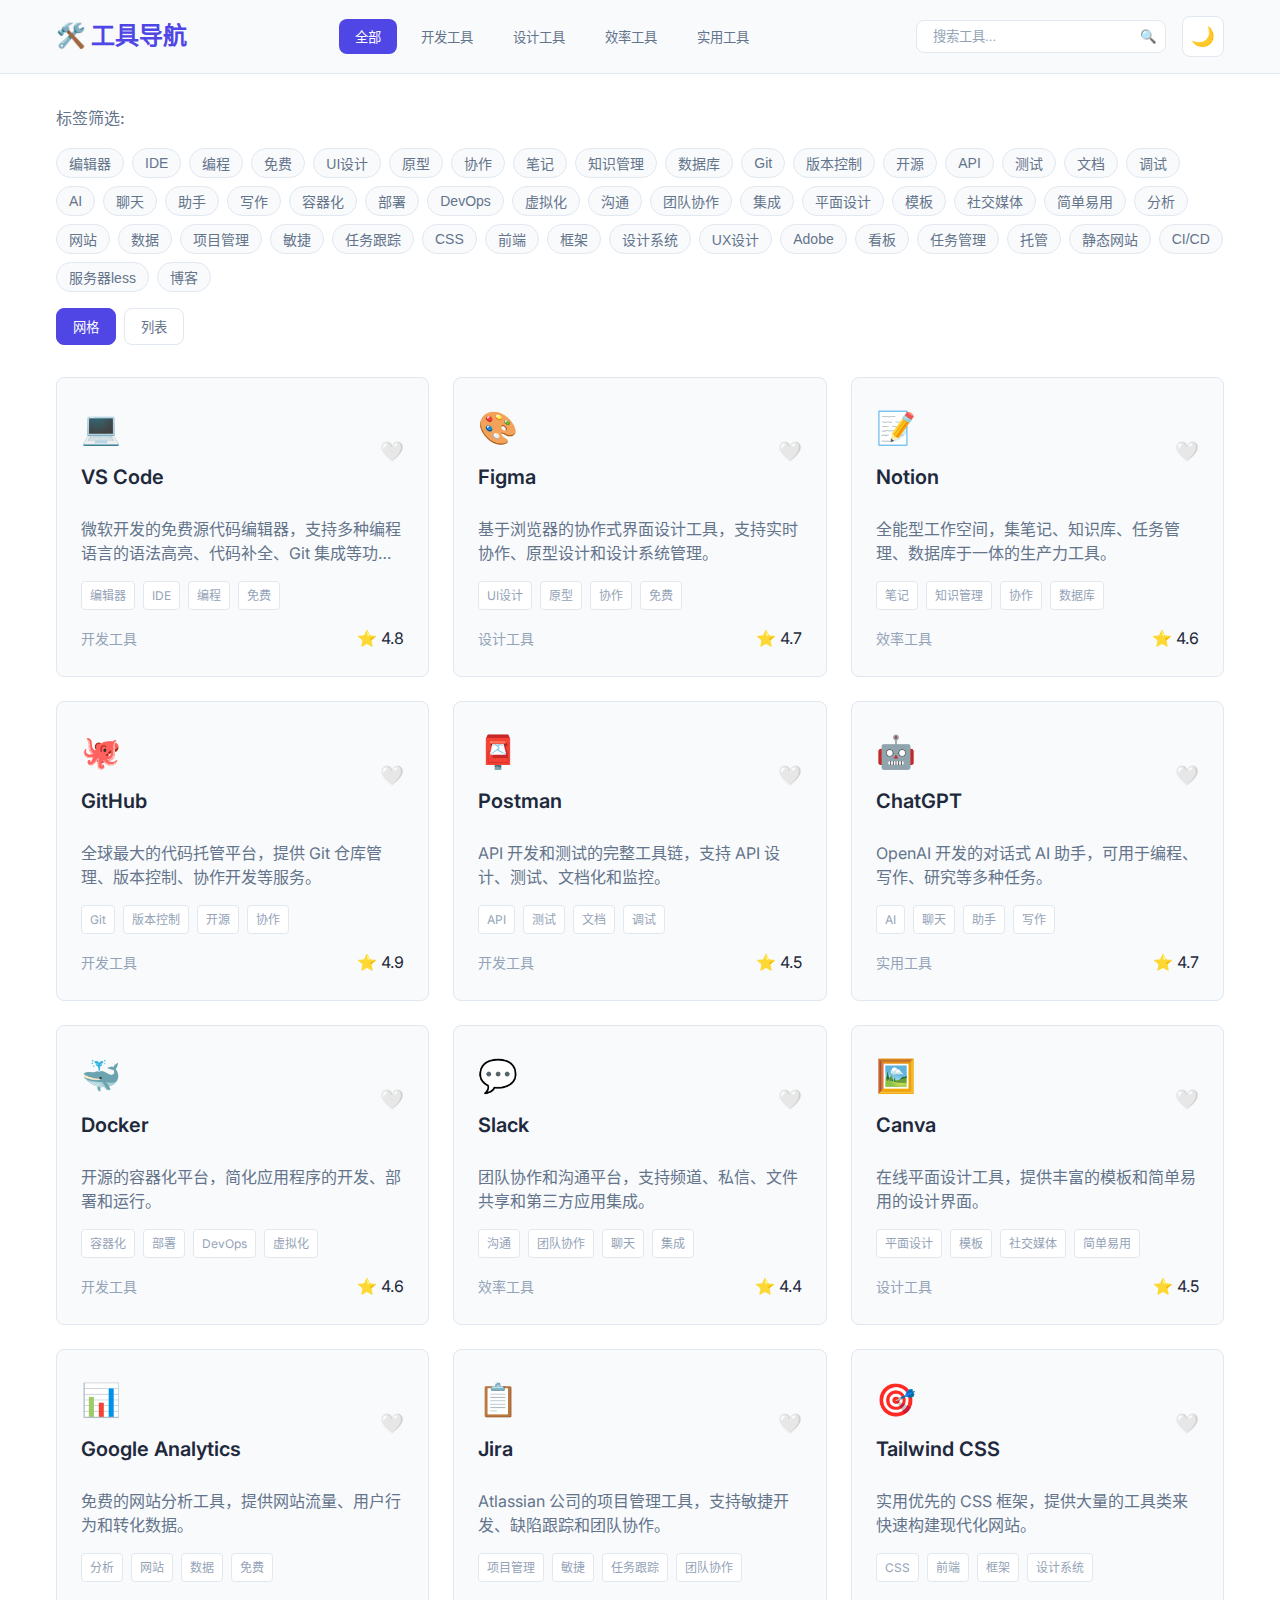
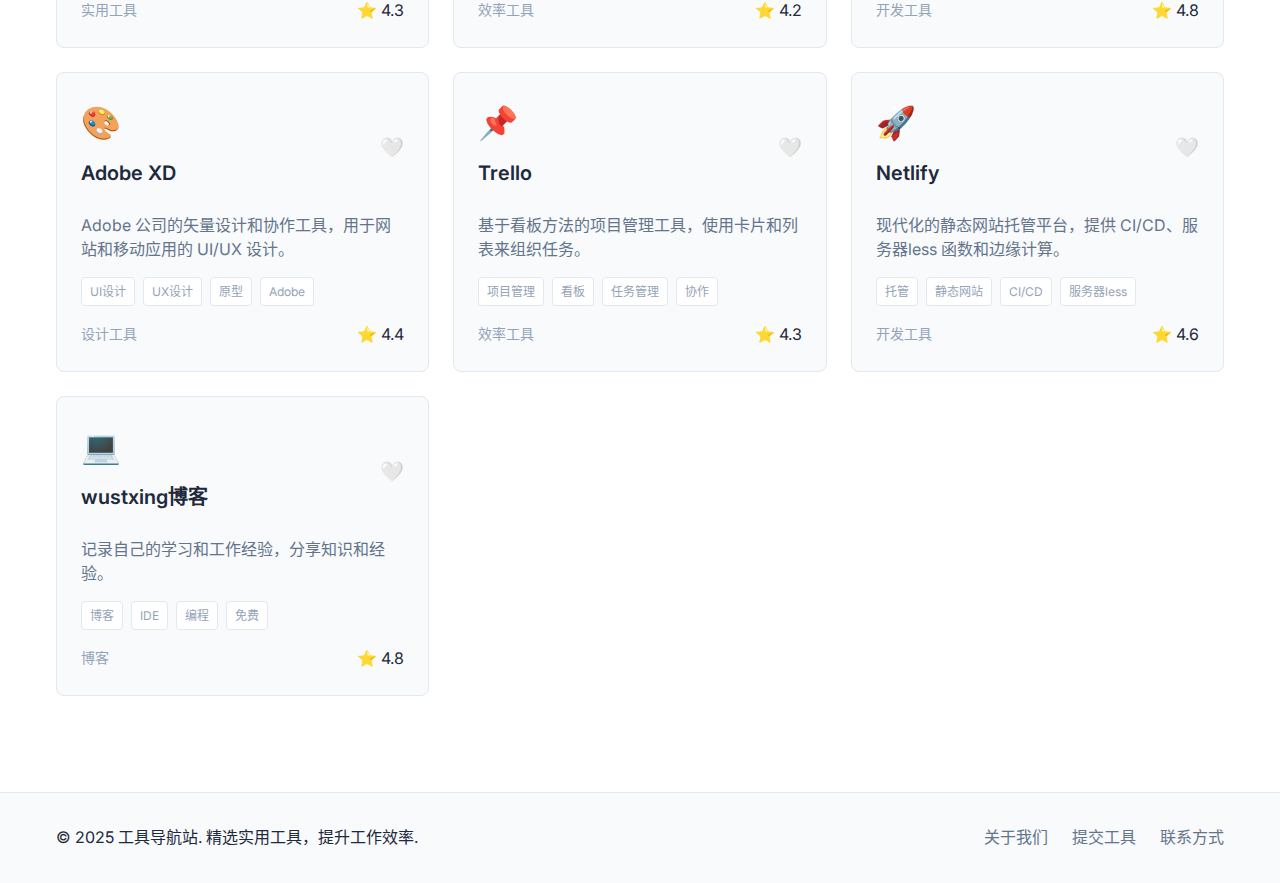
<file: index.html>
<!DOCTYPE html>
<html lang="zh-CN">
<head>
    <meta charset="UTF-8">
    <meta name="viewport" content="width=device-width, initial-scale=1.0">
    <title>工具导航站 - 发现实用工具</title>
    <link rel="stylesheet" href="css/style.css">
    <link rel="preconnect" href="https://fonts.googleapis.com">
    <link rel="preconnect" href="https://fonts.gstatic.com" crossorigin>
    <link href="https://fonts.googleapis.com/css2?family=Inter:wght@300;400;500;600;700&display=swap" rel="stylesheet">
</head>
<body>
    <header class="header">
        <div class="container">
            <div class="header-content">
                <div class="logo">
                    <h1>🛠️ 工具导航</h1>
                </div>
                <nav class="nav">
                    <button class="nav-btn active" data-category="all">全部</button>
                    <button class="nav-btn" data-category="development">开发工具</button>
                    <button class="nav-btn" data-category="design">设计工具</button>
                    <button class="nav-btn" data-category="productivity">效率工具</button>
                    <button class="nav-btn" data-category="utility">实用工具</button>
                </nav>
                <div class="header-actions">
                    <div class="search-box">
                        <input type="text" id="searchInput" placeholder="搜索工具...">
                        <button class="search-btn">🔍</button>
                    </div>
                    <button class="theme-toggle" id="themeToggle">🌙</button>
                </div>
            </div>
        </div>
    </header>

    <main class="main">
        <div class="container">
            <div class="filters">
                <div class="filter-tags">
                    <span class="filter-label">标签筛选:</span>
                    <div class="tag-list" id="tagList">
                    </div>
                </div>
                <div class="view-options">
                    <button class="view-btn active" data-view="grid">网格</button>
                    <button class="view-btn" data-view="list">列表</button>
                </div>
            </div>

            <div class="tools-grid" id="toolsGrid">
            </div>

            <div class="no-results" id="noResults" style="display: none;">
                <div class="no-results-content">
                    <h3>😔 没有找到相关工具</h3>
                    <p>试试调整搜索关键词或筛选条件</p>
                </div>
            </div>
        </div>
    </main>

    <footer class="footer">
        <div class="container">
            <div class="footer-content">
                <p>&copy; 2025 工具导航站. 精选实用工具，提升工作效率.</p>
                <div class="footer-links">
                    <a href="#" class="footer-link">关于我们</a>
                    <a href="#" class="footer-link">提交工具</a>
                    <a href="#" class="footer-link">联系方式</a>
                </div>
            </div>
        </div>
    </footer>

    <div class="tool-modal" id="toolModal">
        <div class="modal-content">
            <div class="modal-header">
                <h3 id="modalTitle">工具详情</h3>
                <button class="modal-close" id="modalClose">&times;</button>
            </div>
            <div class="modal-body" id="modalBody">
            </div>
        </div>
    </div>

    <script src="js/data.js"></script>
    <script src="js/app.js"></script>
</body>
</html>
</file>
<file: css/style.css>
:root {
    --primary-color: #4f46e5;
    --primary-hover: #4338ca;
    --secondary-color: #06b6d4;
    --background: #ffffff;
    --surface: #f8fafc;
    --surface-hover: #f1f5f9;
    --text-primary: #1e293b;
    --text-secondary: #64748b;
    --text-muted: #94a3b8;
    --border-color: #e2e8f0;
    --shadow-sm: 0 1px 2px 0 rgb(0 0 0 / 0.05);
    --shadow-md: 0 4px 6px -1px rgb(0 0 0 / 0.1), 0 2px 4px -2px rgb(0 0 0 / 0.1);
    --shadow-lg: 0 10px 15px -3px rgb(0 0 0 / 0.1), 0 4px 6px -4px rgb(0 0 0 / 0.1);
    --radius: 0.5rem;
    --transition: all 0.2s ease;
}

[data-theme="dark"] {
    --primary-color: #6366f1;
    --primary-hover: #7c3aed;
    --secondary-color: #22d3ee;
    --background: #0f172a;
    --surface: #1e293b;
    --surface-hover: #334155;
    --text-primary: #f1f5f9;
    --text-secondary: #cbd5e1;
    --text-muted: #94a3b8;
    --border-color: #334155;
}

* {
    margin: 0;
    padding: 0;
    box-sizing: border-box;
}

body {
    font-family: 'Inter', -apple-system, BlinkMacSystemFont, 'Segoe UI', sans-serif;
    background-color: var(--background);
    color: var(--text-primary);
    line-height: 1.6;
    transition: var(--transition);
}

.container {
    max-width: 1200px;
    margin: 0 auto;
    padding: 0 1rem;
}

.header {
    background: var(--surface);
    border-bottom: 1px solid var(--border-color);
    position: sticky;
    top: 0;
    z-index: 100;
    backdrop-filter: blur(10px);
}

.header-content {
    display: flex;
    align-items: center;
    justify-content: space-between;
    padding: 1rem 0;
    flex-wrap: wrap;
    gap: 1rem;
}

.logo h1 {
    font-size: 1.5rem;
    font-weight: 700;
    color: var(--primary-color);
}

.nav {
    display: flex;
    gap: 0.5rem;
    flex-wrap: wrap;
}

.nav-btn {
    padding: 0.5rem 1rem;
    border: none;
    background: transparent;
    color: var(--text-secondary);
    border-radius: var(--radius);
    cursor: pointer;
    transition: var(--transition);
    font-weight: 500;
}

.nav-btn:hover {
    background: var(--surface-hover);
    color: var(--text-primary);
}

.nav-btn.active {
    background: var(--primary-color);
    color: white;
}

.header-actions {
    display: flex;
    align-items: center;
    gap: 1rem;
}

.search-box {
    display: flex;
    align-items: center;
    background: var(--background);
    border: 1px solid var(--border-color);
    border-radius: var(--radius);
    overflow: hidden;
    min-width: 250px;
}

.search-box input {
    flex: 1;
    padding: 0.5rem 1rem;
    border: none;
    background: transparent;
    outline: none;
    color: var(--text-primary);
}

.search-box input::placeholder {
    color: var(--text-muted);
}

.search-btn {
    padding: 0.5rem;
    border: none;
    background: transparent;
    cursor: pointer;
    color: var(--text-secondary);
    transition: var(--transition);
}

.search-btn:hover {
    color: var(--primary-color);
}

.theme-toggle {
    padding: 0.5rem;
    border: 1px solid var(--border-color);
    background: var(--background);
    border-radius: var(--radius);
    cursor: pointer;
    font-size: 1.2rem;
    transition: var(--transition);
}

.theme-toggle:hover {
    background: var(--surface-hover);
}

.main {
    padding: 2rem 0;
    min-height: calc(100vh - 200px);
}

.filters {
    display: flex;
    justify-content: space-between;
    align-items: flex-start;
    margin-bottom: 2rem;
    gap: 1rem;
    flex-wrap: wrap;
}

.filter-tags {
    display: flex;
    align-items: center;
    gap: 1rem;
    flex-wrap: wrap;
}

.filter-label {
    font-weight: 500;
    color: var(--text-secondary);
    white-space: nowrap;
}

.tag-list {
    display: flex;
    gap: 0.5rem;
    flex-wrap: wrap;
}

.tag {
    padding: 0.25rem 0.75rem;
    background: var(--surface);
    border: 1px solid var(--border-color);
    border-radius: 9999px;
    font-size: 0.875rem;
    cursor: pointer;
    transition: var(--transition);
    color: var(--text-secondary);
}

.tag:hover {
    background: var(--surface-hover);
}

.tag.active {
    background: var(--primary-color);
    color: white;
    border-color: var(--primary-color);
}

.view-options {
    display: flex;
    gap: 0.5rem;
}

.view-btn {
    padding: 0.5rem 1rem;
    border: 1px solid var(--border-color);
    background: var(--background);
    color: var(--text-secondary);
    border-radius: var(--radius);
    cursor: pointer;
    transition: var(--transition);
}

.view-btn:hover {
    background: var(--surface-hover);
}

.view-btn.active {
    background: var(--primary-color);
    color: white;
    border-color: var(--primary-color);
}

.tools-grid {
    display: grid;
    grid-template-columns: repeat(auto-fill, minmax(320px, 1fr));
    gap: 1.5rem;
    animation: fadeIn 0.3s ease;
}

.tools-grid.list-view {
    grid-template-columns: 1fr;
    gap: 1rem;
}

.tool-card {
    background: var(--surface);
    border: 1px solid var(--border-color);
    border-radius: var(--radius);
    padding: 1.5rem;
    transition: var(--transition);
    cursor: pointer;
    position: relative;
    overflow: hidden;
}

.tool-card:hover {
    transform: translateY(-2px);
    box-shadow: var(--shadow-lg);
    border-color: var(--primary-color);
}

.tool-card::before {
    content: '';
    position: absolute;
    top: 0;
    left: 0;
    right: 0;
    height: 3px;
    background: linear-gradient(90deg, var(--primary-color), var(--secondary-color));
    transform: scaleX(0);
    transition: transform 0.3s ease;
}

.tool-card:hover::before {
    transform: scaleX(1);
}

.tool-header {
    display: flex;
    align-items: center;
    justify-content: space-between;
    margin-bottom: 1rem;
}

.tool-icon {
    font-size: 2rem;
    margin-bottom: 0.5rem;
}

.tool-title {
    font-size: 1.25rem;
    font-weight: 600;
    margin-bottom: 0.5rem;
    color: var(--text-primary);
}

.tool-description {
    color: var(--text-secondary);
    margin-bottom: 1rem;
    line-height: 1.5;
    display: -webkit-box;
    -webkit-line-clamp: 2;
    -webkit-box-orient: vertical;
    overflow: hidden;
}

.tool-tags {
    display: flex;
    gap: 0.5rem;
    flex-wrap: wrap;
    margin-bottom: 1rem;
}

.tool-tag {
    padding: 0.25rem 0.5rem;
    background: var(--background);
    border: 1px solid var(--border-color);
    border-radius: 0.25rem;
    font-size: 0.75rem;
    color: var(--text-muted);
}

.tool-actions {
    display: flex;
    justify-content: space-between;
    align-items: center;
}

.tool-category {
    font-size: 0.875rem;
    color: var(--text-muted);
    font-weight: 500;
}

.tool-favorite {
    background: none;
    border: none;
    cursor: pointer;
    font-size: 1.2rem;
    transition: var(--transition);
    opacity: 0.7;
}

.tool-favorite:hover {
    opacity: 1;
    transform: scale(1.1);
}

.tool-favorite.active {
    color: #ef4444;
    opacity: 1;
}

.no-results {
    text-align: center;
    padding: 4rem 2rem;
}

.no-results-content h3 {
    font-size: 1.5rem;
    margin-bottom: 0.5rem;
    color: var(--text-secondary);
}

.no-results-content p {
    color: var(--text-muted);
}

.footer {
    background: var(--surface);
    border-top: 1px solid var(--border-color);
    padding: 2rem 0;
    margin-top: 4rem;
}

.footer-content {
    display: flex;
    justify-content: space-between;
    align-items: center;
    flex-wrap: wrap;
    gap: 1rem;
}

.footer-links {
    display: flex;
    gap: 1.5rem;
}

.footer-link {
    color: var(--text-secondary);
    text-decoration: none;
    transition: var(--transition);
}

.footer-link:hover {
    color: var(--primary-color);
}

.tool-modal {
    display: none;
    position: fixed;
    top: 0;
    left: 0;
    right: 0;
    bottom: 0;
    background: rgba(0, 0, 0, 0.5);
    z-index: 1000;
    backdrop-filter: blur(4px);
}

.tool-modal.show {
    display: flex;
    align-items: center;
    justify-content: center;
    animation: fadeIn 0.2s ease;
}

.modal-content {
    background: var(--surface);
    border-radius: var(--radius);
    max-width: 600px;
    width: 90%;
    max-height: 80vh;
    overflow-y: auto;
    box-shadow: var(--shadow-lg);
    animation: slideUp 0.3s ease;
}

.modal-header {
    display: flex;
    justify-content: space-between;
    align-items: center;
    padding: 1.5rem;
    border-bottom: 1px solid var(--border-color);
}

.modal-header h3 {
    margin: 0;
    color: var(--text-primary);
}

.modal-close {
    background: none;
    border: none;
    font-size: 1.5rem;
    cursor: pointer;
    color: var(--text-secondary);
    transition: var(--transition);
}

.modal-close:hover {
    color: var(--text-primary);
}

.modal-body {
    padding: 1.5rem;
}

@keyframes fadeIn {
    from { opacity: 0; }
    to { opacity: 1; }
}

@keyframes slideUp {
    from {
        transform: translateY(20px);
        opacity: 0;
    }
    to {
        transform: translateY(0);
        opacity: 1;
    }
}

@media (max-width: 768px) {
    .header-content {
        flex-direction: column;
        align-items: stretch;
    }
    
    .nav {
        justify-content: center;
    }
    
    .header-actions {
        justify-content: space-between;
    }
    
    .search-box {
        min-width: auto;
        flex: 1;
    }
    
    .filters {
        flex-direction: column;
        align-items: stretch;
    }
    
    .tools-grid {
        grid-template-columns: 1fr;
    }
    
    .footer-content {
        flex-direction: column;
        text-align: center;
    }
}
</file>
